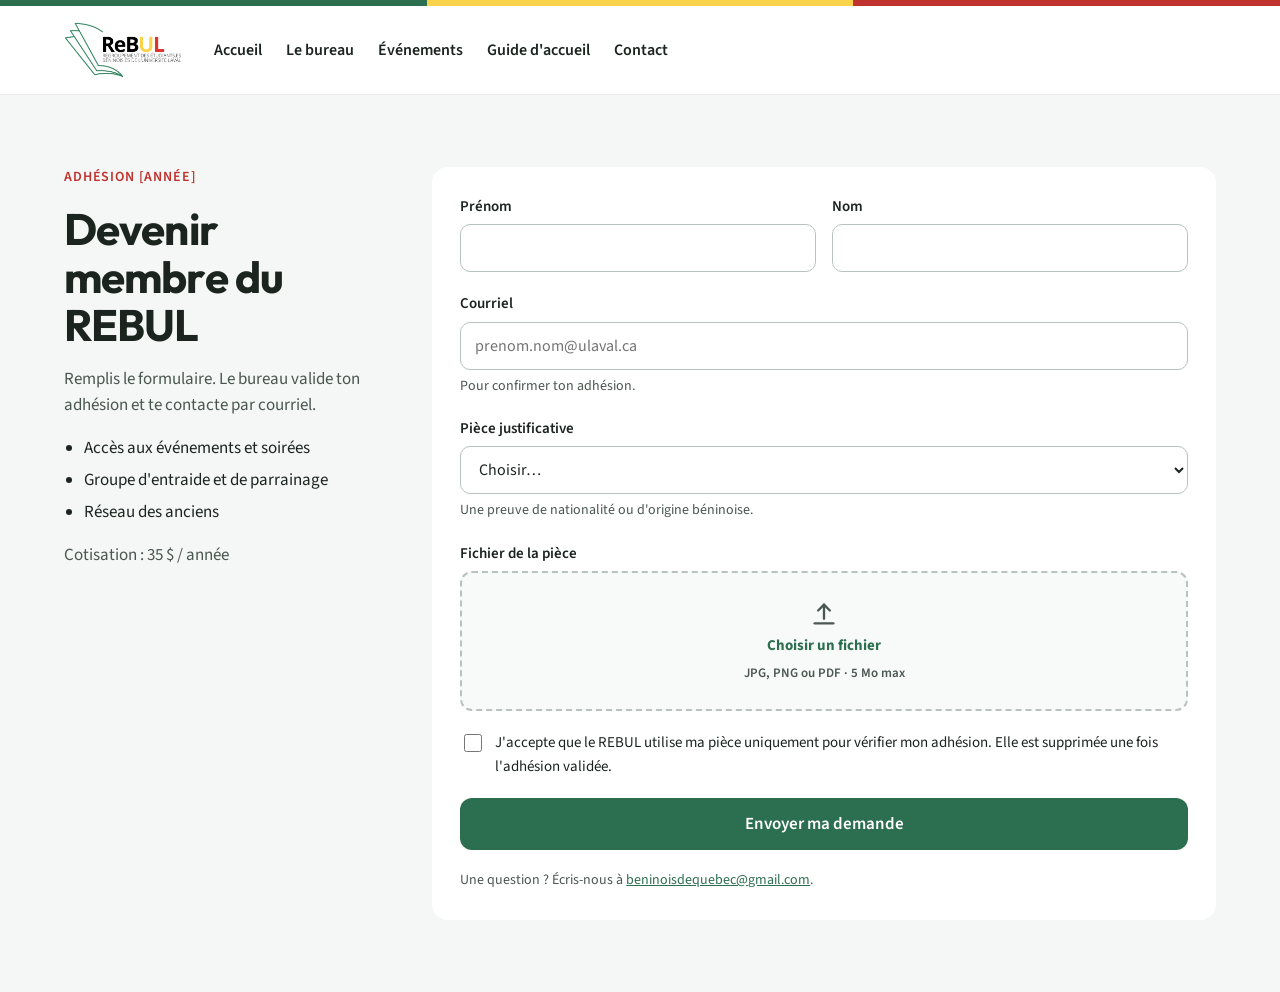
<file: adhesion.html>
<!doctype html>
<html lang="fr">
<head>
  <meta charset="utf-8">
  <title>Devenir membre — REBUL</title>
  <meta http-equiv="refresh" content="0; url=devenir-membre.html">
  <link rel="canonical" href="devenir-membre.html">
</head>
<body>
  <p><a href="devenir-membre.html">Aller à la page Devenir membre</a></p>
</body>
</html>
</file>
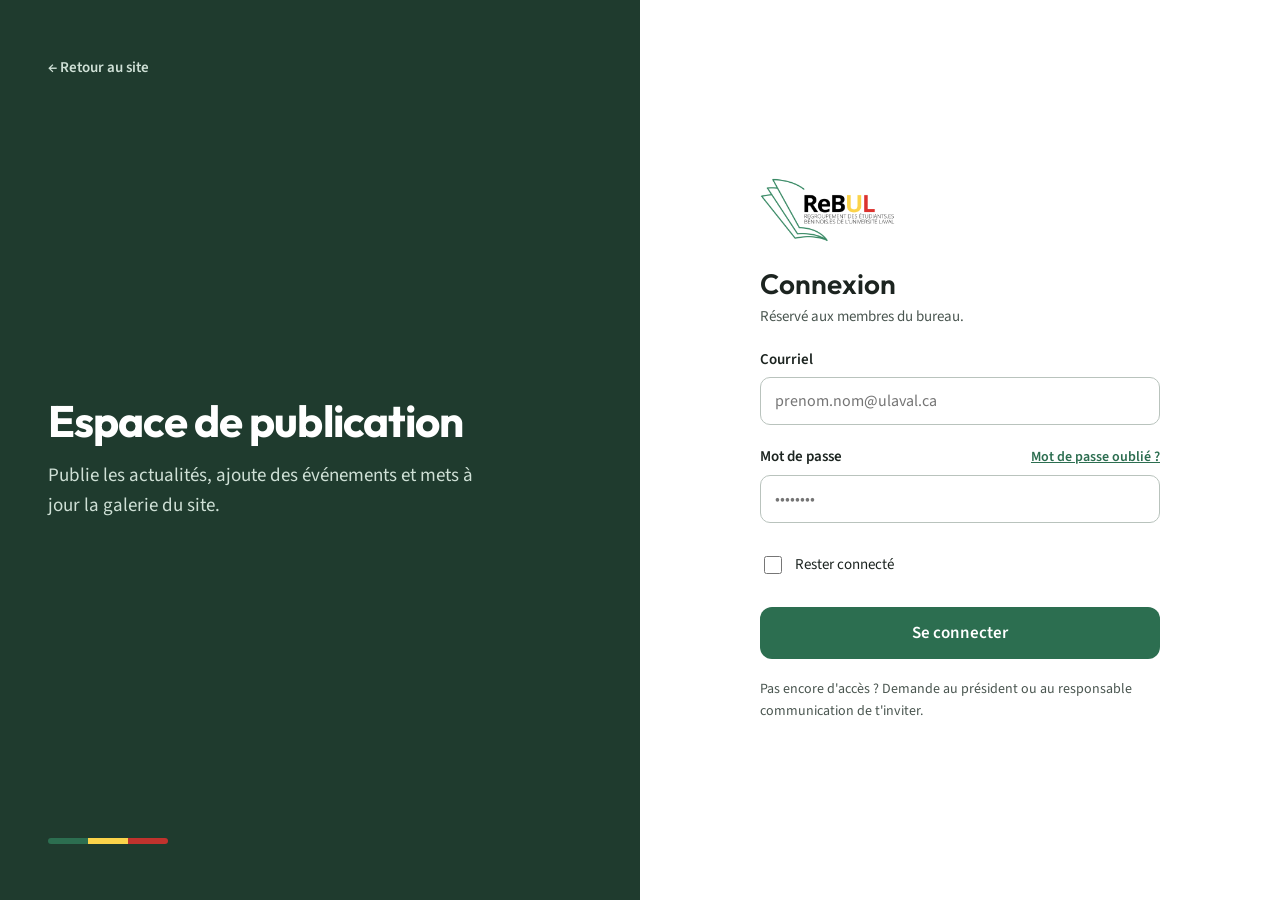
<file: connexion.html>
<!doctype html>
<html lang="fr">
<head>
  <meta charset="utf-8">
  <meta name="viewport" content="width=device-width, initial-scale=1">
  <title>Connexion — REBUL</title>
  <meta name="robots" content="noindex">
  <link rel="icon" href="logo.png">
  <link rel="preconnect" href="https://fonts.googleapis.com">
  <link rel="preconnect" href="https://fonts.gstatic.com" crossorigin>
  <link href="https://fonts.googleapis.com/css2?family=Outfit:wght@500;600;700&family=Source+Sans+3:wght@400;600&display=swap" rel="stylesheet">
  <link rel="stylesheet" href="style.css">
</head>
<body>
<div class="connexion">
  <div class="gauche">
    <a href="index.html">← Retour au site</a>
    <div class="stack" style="max-width: 440px">
      <h1>Espace de publication</h1>
      <p>Publie les actualités, ajoute des événements et mets à jour la galerie du site.</p>
    </div>
    <div class="tricolore" aria-hidden="true"><span></span><span></span><span></span></div>
  </div>

  <div class="droite">
    <!-- Maquette : la vraie authentification sera branchée plus tard (ex. Decap CMS). -->
    <form action="publier.html" method="get" aria-label="Connexion">
      <img src="logo.png" alt="REBUL">
      <div>
        <h2 style="font-size: 28px; font-weight: 600">Connexion</h2>
        <p class="muted" style="font-size: 15px">Réservé aux membres du bureau.</p>
      </div>
      <div class="champ">
        <label for="email">Courriel</label>
        <input id="email" type="email" placeholder="prenom.nom@ulaval.ca" autocomplete="username">
      </div>
      <div class="champ">
        <div style="display: flex; justify-content: space-between; align-items: baseline">
          <label for="pwd">Mot de passe</label>
          <a href="#" style="font-size: 14px; font-weight: 600">Mot de passe oublié ?</a>
        </div>
        <input id="pwd" type="password" placeholder="••••••••" autocomplete="current-password">
      </div>
      <label class="case"><input type="checkbox"> Rester connecté</label>
      <button type="submit" class="btn btn-lg btn-plein">Se connecter</button>
      <p class="muted" style="font-size: 14px">Pas encore d'accès ? Demande au président ou au responsable communication de t'inviter.</p>
    </form>
  </div>
</div>
</body>
</html>
</file>
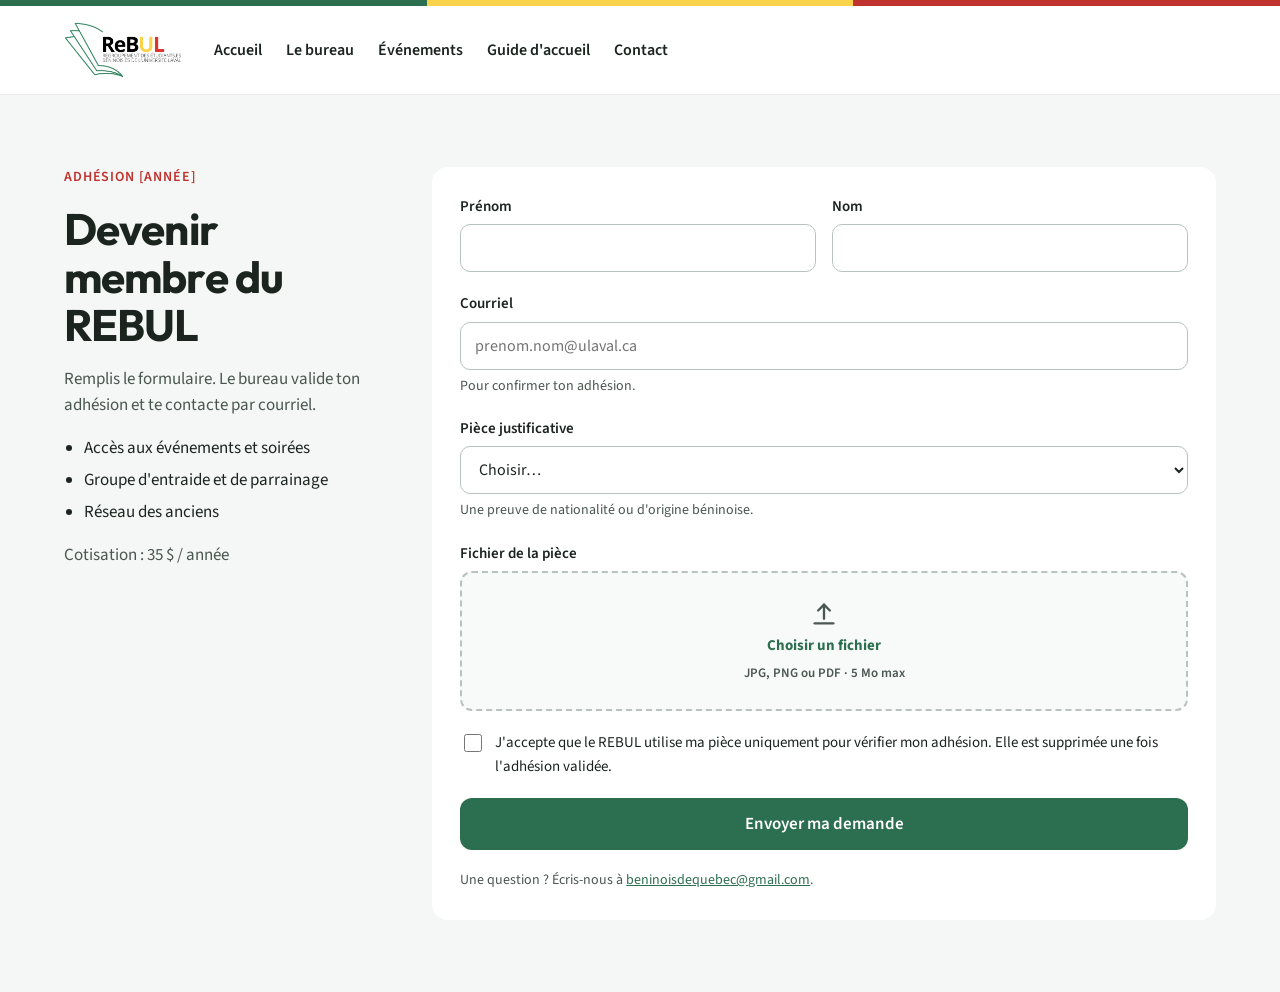
<file: devenir-membre.html>
<!doctype html>
<html lang="fr">
<head>
  <meta charset="utf-8">
  <meta name="viewport" content="width=device-width, initial-scale=1">
  <title>Devenir membre — REBUL</title>
  <meta name="description" content="Adhère au REBUL, le Regroupement des étudiant·es béninois·es de l'Université Laval.">
  <link rel="icon" href="logo.png">
  <link rel="preconnect" href="https://fonts.googleapis.com">
  <link rel="preconnect" href="https://fonts.gstatic.com" crossorigin>
  <link href="https://fonts.googleapis.com/css2?family=Outfit:wght@500;600;700&family=Source+Sans+3:wght@400;600&display=swap" rel="stylesheet">
  <link rel="stylesheet" href="style.css">
</head>
<body>

<div class="tricolore" aria-hidden="true"><span></span><span></span><span></span></div>

<header class="entete">
  <div class="wrap">
    <a href="index.html" class="logo"><img src="logo.png" alt="REBUL — Retour à l'accueil"></a>
    <nav class="nav" aria-label="Navigation principale">
      <a href="index.html">Accueil</a>
      <a href="index.html#bureau">Le bureau</a>
      <a href="index.html#evenements">Événements</a>
      <a href="index.html#guide">Guide d'accueil</a>
      <a href="index.html#contact">Contact</a>
    </nav>
  </div>
</header>

<main class="section alt">
  <div class="wrap inscription">
    <div class="inscription-intro">
      <p class="surtitre">Adhésion [année]</p>
      <h1>Devenir membre du REBUL</h1>
      <p class="muted">Remplis le formulaire. Le bureau valide ton adhésion et te contacte par courriel.</p>
      <ul class="avantages">
        <li>Accès aux événements et soirées</li>
        <li>Groupe d'entraide et de parrainage</li>
        <li>Réseau des anciens</li>
      </ul>
      <p class="muted">Cotisation : 35 $ / année</p>
    </div>

    <!--
      FORMULAIRE NON BRANCHÉ.
      Pour l'activer chez le futur hébergeur : retirer data-inactif, mettre l'adresse du traitement dans action,
      et garder method="post" + enctype="multipart/form-data" (nécessaires pour le fichier).
      Les pièces d'identité doivent être stockées de façon privée et supprimées après validation (Loi 25).
    -->
    <form class="panneau" id="form-inscription" action="" method="post" enctype="multipart/form-data" data-inactif>
      <div class="deux">
        <div class="champ">
          <label for="prenom">Prénom</label>
          <input id="prenom" name="prenom" type="text" autocomplete="given-name" required>
        </div>
        <div class="champ">
          <label for="nom">Nom</label>
          <input id="nom" name="nom" type="text" autocomplete="family-name" required>
        </div>
      </div>

      <div class="champ">
        <label for="courriel">Courriel</label>
        <input id="courriel" name="courriel" type="email" autocomplete="email" placeholder="prenom.nom@ulaval.ca" required>
        <span class="aide">Pour confirmer ton adhésion.</span>
      </div>

      <div class="champ">
        <label for="piece-type">Pièce justificative</label>
        <select id="piece-type" name="piece_type" required>
          <option value="">Choisir…</option>
          <option>Carte nationale d'identité (CNI)</option>
          <option>Passeport</option>
          <option>Acte de naissance</option>
          <option>Autre</option>
        </select>
        <span class="aide">Une preuve de nationalité ou d'origine béninoise.</span>
      </div>

      <div class="champ">
        <span class="etiquette">Fichier de la pièce</span>
        <label class="depot" for="piece">
          <svg width="28" height="28" viewBox="0 0 24 24" fill="none" stroke="currentColor" stroke-width="2" stroke-linecap="round" stroke-linejoin="round" aria-hidden="true"><path d="M12 16V4"/><path d="M7 9l5-5 5 5"/><path d="M4 20h16"/></svg>
          <span id="piece-nom"><b>Choisir un fichier</b></span>
          <span style="font-size: 13px">JPG, PNG ou PDF · 5 Mo max</span>
        </label>
        <input id="piece" name="piece" type="file" accept="image/jpeg,image/png,application/pdf" required class="visuellement-cache">
      </div>

      <label class="case consentement">
        <input type="checkbox" name="consentement" required>
        <span>J'accepte que le REBUL utilise ma pièce uniquement pour vérifier mon adhésion. Elle est supprimée une fois l'adhésion validée.</span>
      </label>

      <button type="submit" class="btn btn-lg btn-plein">Envoyer ma demande</button>
      <p id="message" class="avis" role="status" hidden></p>
      <p class="muted" style="font-size: 14px">Une question ? Écris-nous à <a href="mailto:beninoisdequebec@gmail.com">beninoisdequebec@gmail.com</a>.</p>
    </form>
  </div>
</main>

<script>
  const form = document.getElementById('form-inscription');
  const fichier = document.getElementById('piece');
  const nomFichier = document.getElementById('piece-nom');
  const message = document.getElementById('message');

  fichier.addEventListener('change', () => {
    const f = fichier.files[0];
    if (!f) { nomFichier.innerHTML = '<b>Choisir un fichier</b>'; return; }
    if (f.size > 5 * 1024 * 1024) {
      fichier.value = '';
      nomFichier.innerHTML = '<b>Choisir un fichier</b>';
      message.hidden = false;
      message.textContent = 'Le fichier dépasse 5 Mo. Choisis un fichier plus léger.';
      return;
    }
    message.hidden = true;
    nomFichier.textContent = f.name;
  });

  form.addEventListener('submit', (e) => {
    if (form.hasAttribute('data-inactif')) {
      e.preventDefault();
      message.hidden = false;
      message.textContent = "Les inscriptions en ligne ouvrent bientôt. Rien n'a été envoyé. En attendant, écris-nous par courriel.";
    }
  });
</script>
</body>
</html>
</file>
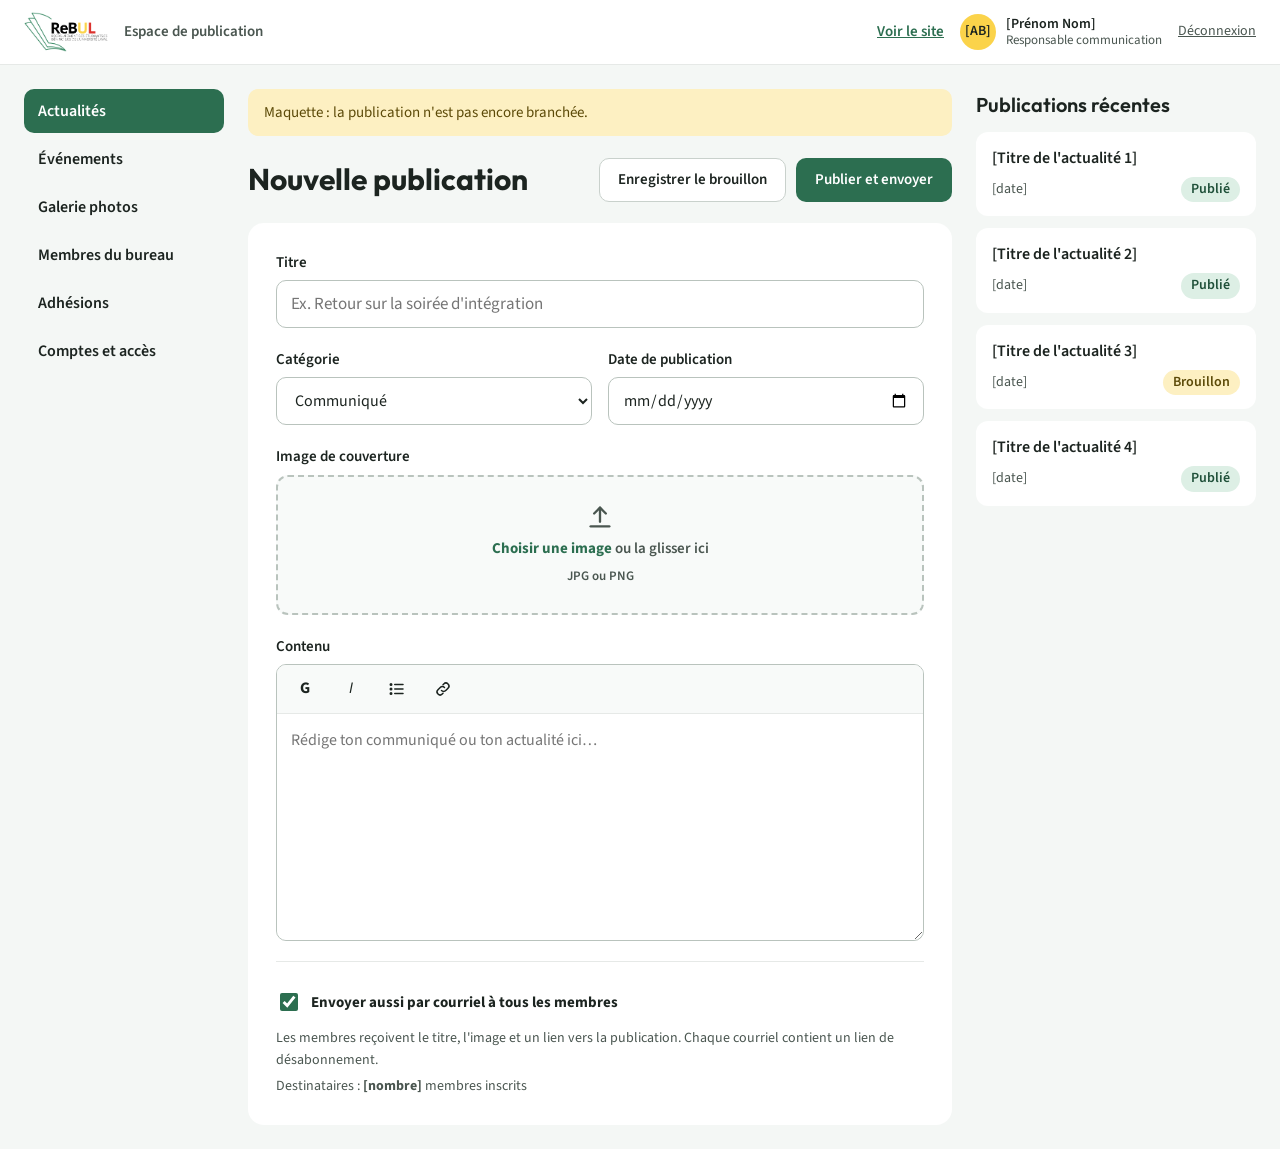
<file: publier.html>
<!doctype html>
<html lang="fr">
<head>
  <meta charset="utf-8">
  <meta name="viewport" content="width=device-width, initial-scale=1">
  <title>Publier une actualité — REBUL</title>
  <meta name="robots" content="noindex">
  <link rel="icon" href="logo.png">
  <link rel="preconnect" href="https://fonts.googleapis.com">
  <link rel="preconnect" href="https://fonts.gstatic.com" crossorigin>
  <link href="https://fonts.googleapis.com/css2?family=Outfit:wght@500;600;700&family=Source+Sans+3:wght@400;600&display=swap" rel="stylesheet">
  <link rel="stylesheet" href="style.css">
</head>
<body>
<div class="admin">
  <header class="admin-entete">
    <div class="gauche">
      <img src="logo.png" alt="REBUL">
      <span class="muted" style="font-weight: 600; font-size: 15px">Espace de publication</span>
    </div>
    <div class="droite">
      <a href="index.html" class="lien-fort" style="font-size: 15px">Voir le site</a>
      <div style="display: flex; align-items: center; gap: 10px">
        <div class="avatar" aria-hidden="true">[AB]</div>
        <div style="display: flex; flex-direction: column; line-height: 1.2">
          <span style="font-weight: 600; font-size: 14px">[Prénom Nom]</span>
          <span class="muted" style="font-size: 13px">Responsable communication</span>
        </div>
      </div>
      <a href="connexion.html" class="muted" style="font-size: 14px">Déconnexion</a>
    </div>
  </header>

  <div class="admin-corps">
    <nav class="admin-menu" aria-label="Menu de l'espace de publication">
      <a href="#" class="actif" aria-current="page">Actualités</a>
      <a href="#">Événements</a>
      <a href="#">Galerie photos</a>
      <a href="#">Membres du bureau</a>
      <a href="#">Adhésions</a>
      <a href="#">Comptes et accès</a>
    </nav>

    <main class="admin-main">
      <p class="avis">Maquette : la publication n'est pas encore branchée.</p>
      <div class="titre-ligne" style="margin-bottom: 0; align-items: center">
        <h1>Nouvelle publication</h1>
        <div style="display: flex; gap: 10px">
          <button type="button" class="btn btn-contour">Enregistrer le brouillon</button>
          <button type="button" class="btn btn-plein" id="btn-publier">Publier et envoyer</button>
        </div>
      </div>

      <form class="panneau" onsubmit="return false">
        <div class="champ">
          <label for="titre">Titre</label>
          <input id="titre" type="text" placeholder="Ex. Retour sur la soirée d'intégration" style="font-size: 17px">
        </div>
        <div class="deux">
          <div class="champ">
            <label for="cat">Catégorie</label>
            <select id="cat">
              <option>Communiqué</option>
              <option>Vie associative</option>
              <option>Événement</option>
              <option>Opportunité</option>
              <option>Annonce</option>
            </select>
          </div>
          <div class="champ">
            <label for="date">Date de publication</label>
            <input id="date" type="date">
          </div>
        </div>
        <div class="champ">
          <span class="etiquette">Image de couverture</span>
          <label class="depot">
            <svg width="28" height="28" viewBox="0 0 24 24" fill="none" stroke="currentColor" stroke-width="2" stroke-linecap="round" stroke-linejoin="round" aria-hidden="true"><path d="M12 16V4"/><path d="M7 9l5-5 5 5"/><path d="M4 20h16"/></svg>
            <span><b>Choisir une image</b> ou la glisser ici</span>
            <span style="font-size: 13px">JPG ou PNG</span>
            <input type="file" accept="image/*">
          </label>
        </div>
        <div class="champ">
          <label for="contenu">Contenu</label>
          <div class="editeur">
            <div class="outils">
              <button type="button" aria-label="Gras" style="font-weight: 700">G</button>
              <button type="button" aria-label="Italique" style="font-style: italic">I</button>
              <button type="button" aria-label="Liste à puces">
                <svg width="18" height="18" viewBox="0 0 24 24" fill="none" stroke="currentColor" stroke-width="2" stroke-linecap="round" aria-hidden="true"><path d="M9 6h11M9 12h11M9 18h11"/><circle cx="4" cy="6" r="1"/><circle cx="4" cy="12" r="1"/><circle cx="4" cy="18" r="1"/></svg>
              </button>
              <button type="button" aria-label="Lien">
                <svg width="18" height="18" viewBox="0 0 24 24" fill="none" stroke="currentColor" stroke-width="2" stroke-linecap="round" stroke-linejoin="round" aria-hidden="true"><path d="M10 14a4 4 0 0 0 5.7 0l3-3a4 4 0 0 0-5.7-5.7l-1 1"/><path d="M14 10a4 4 0 0 0-5.7 0l-3 3a4 4 0 0 0 5.7 5.7l1-1"/></svg>
              </button>
            </div>
            <textarea id="contenu" rows="8" placeholder="Rédige ton communiqué ou ton actualité ici…"></textarea>
          </div>
        </div>
        <div class="envoi">
          <label class="case">
            <input type="checkbox" id="envoyer" checked>
            <span><b>Envoyer aussi par courriel à tous les membres</b></span>
          </label>
          <p class="aide">Les membres reçoivent le titre, l'image et un lien vers la publication. Chaque courriel contient un lien de désabonnement.</p>
          <p class="aide" id="destinataires">Destinataires : <b>[nombre]</b> membres inscrits</p>
        </div>
      </form>
    </main>

    <aside class="admin-cote" aria-label="Publications récentes">
      <h2>Publications récentes</h2>
      <div class="publication"><b>[Titre de l'actualité 1]</b><div><span>[date]</span><span class="etat etat-ok">Publié</span></div></div>
      <div class="publication"><b>[Titre de l'actualité 2]</b><div><span>[date]</span><span class="etat etat-ok">Publié</span></div></div>
      <div class="publication"><b>[Titre de l'actualité 3]</b><div><span>[date]</span><span class="etat etat-brouillon">Brouillon</span></div></div>
      <div class="publication"><b>[Titre de l'actualité 4]</b><div><span>[date]</span><span class="etat etat-ok">Publié</span></div></div>
    </aside>
  </div>
</div>
<script>
  const caseEnvoi = document.getElementById('envoyer');
  const btn = document.getElementById('btn-publier');
  const dest = document.getElementById('destinataires');
  const maj = () => { btn.textContent = caseEnvoi.checked ? 'Publier et envoyer' : 'Publier'; dest.hidden = !caseEnvoi.checked; };
  caseEnvoi.addEventListener('change', maj); maj();
</script>
</body>
</html>
</file>
<file: style.css>
:root {
  --vert: #2C6E50;
  --vert-fonce: #1F5039;
  --vert-nuit: #1F3B2E;
  --vert-carte: #2A4B3B;
  --jaune: #FBD34A;
  --rouge: #C0322D;
  --encre: #1C2420;
  --texte-2: #4A5650;
  --clair: #CFE0D6;
  --fond-2: #F4F7F5;
  --bord: #E6E9E7;
  --bord-2: #C9D1CC;
  --champ: #B9C3BD;
}

* { box-sizing: border-box; }
body {
  margin: 0;
  font-family: 'Source Sans 3', system-ui, sans-serif;
  color: var(--encre);
  background: #fff;
  font-size: 17px;
  line-height: 1.55;
}
h1, h2, h3 { font-family: 'Outfit', sans-serif; margin: 0; }
p { margin: 0; }
a { color: var(--vert); }
a:hover { color: var(--vert-fonce); }
img { max-width: 100%; }

.wrap { max-width: 1200px; margin: 0 auto; padding: 0 24px; }
.section { padding: 72px 0; }
.alt { background: var(--fond-2); }
.muted { color: var(--texte-2); }
.stack { display: flex; flex-direction: column; gap: 16px; }
.h2 { font-size: 36px; font-weight: 700; letter-spacing: -0.01em; }
.intro { max-width: 680px; display: flex; flex-direction: column; gap: 8px; margin-bottom: 32px; }
.lien-fort { font-weight: 600; }

.tricolore { display: flex; height: 6px; }
.tricolore span { flex: 1; }
.tricolore span:nth-child(1) { background: var(--vert); }
.tricolore span:nth-child(2) { background: var(--jaune); }
.tricolore span:nth-child(3) { background: var(--rouge); }

/* Boutons */
.btn {
  display: inline-flex; align-items: center; justify-content: center; gap: 8px;
  min-height: 44px; padding: 0 18px; border-radius: 10px;
  font: inherit; font-weight: 600; font-size: 15px; text-decoration: none; cursor: pointer;
  border: 1px solid transparent;
}
.btn-lg { min-height: 52px; padding: 0 24px; border-radius: 12px; font-size: 17px; }
.btn-plein { background: var(--vert); color: #fff; }
.btn-plein:hover { background: var(--vert-fonce); color: #fff; }
.btn-contour { background: #fff; border-color: var(--bord-2); color: var(--encre); }
.btn-contour:hover { border-color: var(--encre); color: var(--encre); }
.btn-noir { background: var(--encre); color: #fff; }
.btn-noir:hover { background: #000; color: #fff; }

/* En-tête */
.entete { border-bottom: 1px solid var(--bord); background: #fff; }
.entete .wrap { display: flex; flex-wrap: wrap; align-items: center; gap: 16px 32px; padding-top: 16px; padding-bottom: 16px; }
.entete .logo img { height: 56px; width: auto; display: block; }
.nav { flex: 1 1 400px; display: flex; flex-wrap: wrap; gap: 4px 24px; font-weight: 600; font-size: 16px; }
.nav a { color: var(--encre); text-decoration: none; padding: 10px 0; }
.nav a:hover { color: var(--vert); }
.actions { display: flex; gap: 12px; align-items: center; }

/* Héros */
.heros .wrap { display: flex; flex-wrap: wrap; gap: 48px; align-items: center; }
.heros-texte { flex: 999 1 520px; min-width: 0; display: flex; flex-direction: column; gap: 20px; }
.surtitre { font-weight: 600; color: var(--rouge); letter-spacing: 0.06em; text-transform: uppercase; font-size: 14px; }
.heros h1 { font-weight: 700; font-size: clamp(38px, 6vw, 56px); line-height: 1.05; letter-spacing: -0.02em; }
.heros-texte .muted { font-size: 20px; max-width: 560px; }
.boutons { display: flex; flex-wrap: wrap; gap: 12px; margin-top: 8px; }

.carte-evt {
  flex: 1 1 340px; background: #fff; border-radius: 20px; padding: 28px;
  box-shadow: 0 1px 2px rgba(0,0,0,.04), 0 12px 32px rgba(28,36,32,.08);
  display: flex; flex-direction: column; gap: 16px;
}
.pastille { align-self: flex-start; padding: 4px 12px; border-radius: 999px; background: var(--jaune); font-weight: 600; font-size: 14px; }
.evt-ligne { display: flex; gap: 16px; align-items: center; }
.date-bloc {
  width: 72px; height: 72px; border-radius: 14px; background: var(--vert); color: #fff; flex-shrink: 0;
  display: flex; flex-direction: column; align-items: center; justify-content: center;
}
.date-bloc b { font-family: 'Outfit', sans-serif; font-size: 26px; line-height: 1; }
.date-bloc small { font-size: 13px; text-transform: uppercase; }
.carte-evt h2 { font-size: 22px; font-weight: 600; line-height: 1.25; }

/* Grilles */
.grille { display: grid; gap: 20px; }
.g3 { grid-template-columns: repeat(auto-fit, minmax(260px, 1fr)); }
.g-actu { grid-template-columns: repeat(auto-fit, minmax(280px, 1fr)); gap: 24px; }
.g-guide { grid-template-columns: repeat(auto-fit, minmax(240px, 1fr)); gap: 16px; }

.valeur { padding: 28px; border-radius: 16px; border: 1px solid var(--bord); display: flex; flex-direction: column; gap: 10px; }
.valeur .barre { width: 40px; height: 6px; border-radius: 3px; }
.valeur h3 { font-size: 22px; font-weight: 600; }

.g-bureau { grid-template-columns: repeat(auto-fill, minmax(min(240px, 100%), 1fr)); gap: 28px; }
#bureau { padding-top: 0; }
.membre { display: flex; flex-direction: column; gap: 4px; }
.membre-photo {
  position: relative; aspect-ratio: 1 / 1; border-radius: 16px; overflow: hidden; margin-bottom: 12px;
  background: var(--fond-2); display: flex; align-items: center; justify-content: center;
}
.membre-photo span { font-family: 'Outfit', sans-serif; font-weight: 700; font-size: 40px; color: var(--vert); }
.membre-photo img { position: absolute; inset: 0; width: 100%; height: 100%; object-fit: cover; }
.membre h3 { font-size: 20px; font-weight: 600; }
.membre .role { font-weight: 600; color: var(--vert); }

.titre-ligne { display: flex; flex-wrap: wrap; justify-content: space-between; align-items: flex-end; gap: 12px; margin-bottom: 32px; }

.actu { background: #fff; border-radius: 16px; overflow: hidden; display: flex; flex-direction: column; }
.actu .photo { aspect-ratio: 16 / 10; background: #DCE5E0; display: flex; align-items: center; justify-content: center; color: var(--texte-2); font-size: 14px; }
.actu .photo img { width: 100%; height: 100%; object-fit: cover; }
.actu .corps { padding: 20px 22px 24px; display: flex; flex-direction: column; gap: 8px; }
.actu .meta { font-size: 14px; color: var(--texte-2); }
.actu .meta b { color: var(--vert); }
.actu h3 { font-size: 20px; font-weight: 600; line-height: 1.3; }

.evts { border-top: 1px solid var(--bord); }
.evt { display: flex; flex-wrap: wrap; align-items: center; gap: 12px 24px; padding: 20px 0; border-bottom: 1px solid var(--bord); }
.evt .quand { font-family: 'Outfit', sans-serif; font-weight: 600; color: var(--vert); min-width: 120px; }
.evt .quoi { flex: 1 1 280px; font-weight: 600; font-size: 19px; }

.guide { background: var(--vert-nuit); color: #fff; }
.guide .muted { color: var(--clair); }
.tuile { display: flex; flex-direction: column; gap: 6px; padding: 22px; border-radius: 14px; background: var(--vert-carte); color: #fff; text-decoration: none; }
.tuile:hover { background: #335A47; color: #fff; }
.tuile b { font-family: 'Outfit', sans-serif; font-size: 19px; font-weight: 600; }
.tuile span { color: var(--clair); font-size: 15px; }

.bandeau { background: var(--jaune); border-radius: 24px; padding: 48px; display: flex; flex-wrap: wrap; gap: 24px; align-items: center; justify-content: space-between; }
.bandeau > div { flex: 1 1 420px; display: flex; flex-direction: column; gap: 8px; }
.bandeau p { color: #3A3418; }

.pied { border-top: 1px solid var(--bord); }
.pied .cols { display: flex; flex-wrap: wrap; gap: 40px; justify-content: space-between; padding: 48px 0 24px; }
.pied .col { flex: 1 1 200px; display: flex; flex-direction: column; gap: 6px; font-size: 15px; }
.pied .col:first-child { flex-basis: 280px; }
.pied h3 { font-family: inherit; font-size: 15px; font-weight: 600; margin-bottom: 4px; }
.pied .logo-pied { height: 48px; width: auto; align-self: flex-start; }
.pied .copy { padding-bottom: 32px; color: var(--texte-2); font-size: 14px; }

/* Formulaires */
.champ { display: flex; flex-direction: column; gap: 6px; }
.champ label, .champ .etiquette { font-weight: 600; font-size: 15px; }
.champ input, .champ select, .champ textarea {
  height: 48px; padding: 0 14px; border-radius: 10px; border: 1px solid var(--champ);
  font: inherit; font-size: 16px; color: var(--encre); background: #fff;
}
.champ textarea { height: auto; padding: 14px; resize: vertical; }
.champ input:focus, .champ select:focus, .champ textarea:focus { outline: 2px solid var(--vert); outline-offset: 1px; }

/* Connexion */
.connexion { min-height: 100vh; display: flex; flex-wrap: wrap; }
.connexion .gauche { flex: 1 1 420px; background: var(--vert-nuit); color: #fff; padding: 56px 48px; display: flex; flex-direction: column; justify-content: space-between; gap: 40px; }
.connexion .gauche a { color: var(--clair); text-decoration: none; font-weight: 600; font-size: 15px; }
.connexion .gauche h1 { font-size: 44px; line-height: 1.1; letter-spacing: -0.02em; }
.connexion .gauche p { color: var(--clair); font-size: 19px; }
.connexion .gauche .tricolore { width: 120px; border-radius: 3px; overflow: hidden; }
.connexion .droite { flex: 1 1 420px; display: flex; align-items: center; justify-content: center; padding: 56px 24px; }
.connexion form { width: 100%; max-width: 400px; display: flex; flex-direction: column; gap: 20px; }
.connexion form img { height: 64px; width: auto; align-self: flex-start; }
.case { display: flex; align-items: center; gap: 10px; font-size: 15px; min-height: 44px; }
.case input { width: 18px; height: 18px; accent-color: var(--vert); }

/* Publier */
.admin { background: var(--fond-2); min-height: 100vh; font-size: 16px; }
.admin-entete { background: #fff; border-bottom: 1px solid var(--bord); padding: 12px 24px; display: flex; flex-wrap: wrap; align-items: center; justify-content: space-between; gap: 12px; }
.admin-entete img { height: 40px; width: auto; }
.admin-entete .gauche, .admin-entete .droite { display: flex; align-items: center; gap: 16px; }
.avatar { width: 36px; height: 36px; border-radius: 50%; background: var(--jaune); display: flex; align-items: center; justify-content: center; font-weight: 600; font-size: 14px; }
.admin-corps { display: flex; flex-wrap: wrap; gap: 24px; padding: 24px; max-width: 1360px; margin: 0 auto; }
.admin-menu { flex: 1 1 200px; display: flex; flex-direction: column; gap: 4px; }
.admin-menu a { display: flex; align-items: center; min-height: 44px; padding: 0 14px; border-radius: 10px; color: var(--encre); text-decoration: none; font-weight: 600; }
.admin-menu a:hover { background: #E6ECE8; }
.admin-menu a.actif { background: var(--vert); color: #fff; }
.admin-main { flex: 999 1 560px; min-width: 0; display: flex; flex-direction: column; gap: 20px; }
.admin-main h1 { font-size: 30px; }
.panneau { background: #fff; border-radius: 16px; padding: 28px; display: flex; flex-direction: column; gap: 20px; }
.deux { display: grid; grid-template-columns: repeat(auto-fit, minmax(200px, 1fr)); gap: 16px; }
.depot { display: flex; flex-direction: column; align-items: center; justify-content: center; gap: 6px; height: 140px; border-radius: 12px; border: 2px dashed var(--champ); background: #F8FAF9; color: var(--texte-2); cursor: pointer; text-align: center; }
.depot b { color: var(--vert); }
.depot input { display: none; }
.editeur { border: 1px solid var(--champ); border-radius: 10px; overflow: hidden; }
.outils { display: flex; gap: 2px; padding: 6px; border-bottom: 1px solid var(--bord); background: #F8FAF9; }
.outils button { width: 44px; height: 36px; border: none; background: transparent; border-radius: 6px; cursor: pointer; color: var(--encre); font: inherit; display: flex; align-items: center; justify-content: center; }
.outils button:hover { background: #E6ECE8; }
.editeur textarea { display: block; width: 100%; border: none; padding: 14px; font: inherit; resize: vertical; }
.editeur textarea:focus { outline: none; }
.admin-cote { flex: 1 1 280px; display: flex; flex-direction: column; gap: 12px; }
.admin-cote h2 { font-size: 20px; font-weight: 600; }
.publication { background: #fff; border-radius: 12px; padding: 14px 16px; display: flex; flex-direction: column; gap: 6px; }
.publication b { font-weight: 600; }
.publication div { display: flex; justify-content: space-between; align-items: center; font-size: 14px; color: var(--texte-2); }
.etat { padding: 2px 10px; border-radius: 999px; font-weight: 600; }
.etat-ok { background: #DDEFE5; color: var(--vert-fonce); }
.etat-brouillon { background: #FDF0C2; color: #5C4A08; }
.avis { background: #FDF0C2; color: #5C4A08; border-radius: 10px; padding: 12px 16px; font-size: 15px; }

/* Adhésion */
.inscription { display: flex; flex-wrap: wrap; gap: 48px; align-items: flex-start; }
.inscription-intro { flex: 1 1 320px; display: flex; flex-direction: column; gap: 16px; }
.inscription-intro h1 { font-size: clamp(34px, 5vw, 44px); line-height: 1.1; letter-spacing: -0.02em; }
.inscription .panneau { flex: 999 1 480px; min-width: 0; }
.avantages { margin: 0; padding-left: 20px; display: flex; flex-direction: column; gap: 6px; }
.aide { font-size: 14px; color: var(--texte-2); }
.consentement { align-items: flex-start; }
.consentement input { margin-top: 3px; flex-shrink: 0; }
.visuellement-cache { position: absolute; width: 1px; height: 1px; overflow: hidden; clip: rect(0 0 0 0); white-space: nowrap; }
.depot:focus-within, #piece:focus + .depot { outline: 2px solid var(--vert); }

@media (max-width: 600px) {
  .section { padding: 48px 0; }
  .bandeau { padding: 32px 24px; }
  .connexion .gauche { padding: 40px 24px; }
  .connexion .gauche h1 { font-size: 34px; }
}

.envoi { border-top: 1px solid var(--bord); padding-top: 18px; display: flex; flex-direction: column; gap: 4px; }
</file>
